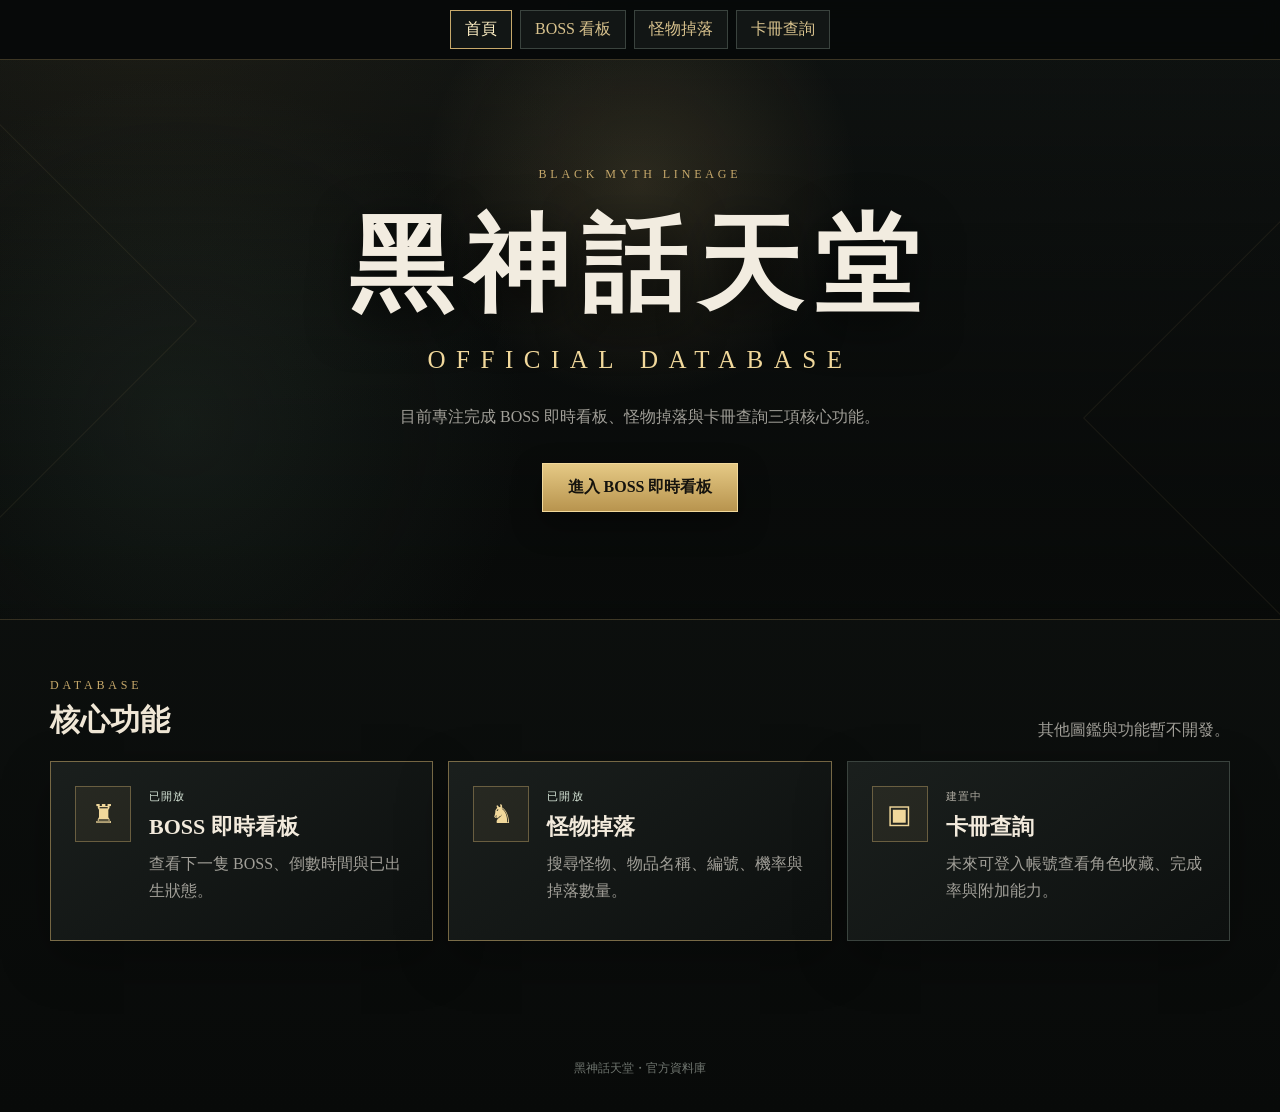
<file: index.html>
<!doctype html>
<html lang="zh-Hant">
<head>
  <meta charset="utf-8">
  <meta name="viewport" content="width=device-width,initial-scale=1">
  <title>黑神話天堂｜官方資料庫</title>
  <meta name="description" content="黑神話天堂官方資料庫：BOSS 即時看板、怪物掉落與卡冊查詢。">
  <link rel="stylesheet" href="./css/style.css?v=4">
</head>
<body>
  <nav class="nav">
    <a class="active" href="./">首頁</a>
    <a href="./boss/">BOSS 看板</a>
    <a href="./monster/">怪物掉落</a>
    <a href="./cardbook/">卡冊查詢</a>
  </nav>

  <header class="home-hero">
    <div class="wrap home-hero-inner">
      <div class="eyebrow">BLACK MYTH LINEAGE</div>
      <h1>黑神話天堂</h1>
      <div class="home-subtitle">OFFICIAL DATABASE</div>
      <p>目前專注完成 BOSS 即時看板、怪物掉落與卡冊查詢三項核心功能。</p>
      <a class="primary-button" href="./boss/">進入 BOSS 即時看板</a>
    </div>
  </header>

  <main class="wrap home-main">
    <section class="home-section">
      <div class="section-heading">
        <div><div class="eyebrow">DATABASE</div><h2>核心功能</h2></div>
        <p>其他圖鑑與功能暫不開發。</p>
      </div>

      <div class="feature-grid feature-grid-three">
        <a class="feature-card available" href="./boss/">
          <div class="feature-icon">♜</div>
          <div class="feature-content"><span class="feature-status">已開放</span><h3>BOSS 即時看板</h3><p>查看下一隻 BOSS、倒數時間與已出生狀態。</p></div>
        </a>
        <a class="feature-card available" href="./monster/">
          <div class="feature-icon">♞</div>
          <div class="feature-content"><span class="feature-status">已開放</span><h3>怪物掉落</h3><p>搜尋怪物、物品名稱、編號、機率與掉落數量。</p></div>
        </a>
        <a class="feature-card preparing" href="./cardbook/">
          <div class="feature-icon">▣</div>
          <div class="feature-content"><span class="feature-status">建置中</span><h3>卡冊查詢</h3><p>未來可登入帳號查看角色收藏、完成率與附加能力。</p></div>
        </a>
      </div>
    </section>
  </main>
  <footer class="footer">黑神話天堂・官方資料庫</footer>
</body>
</html>
</file>
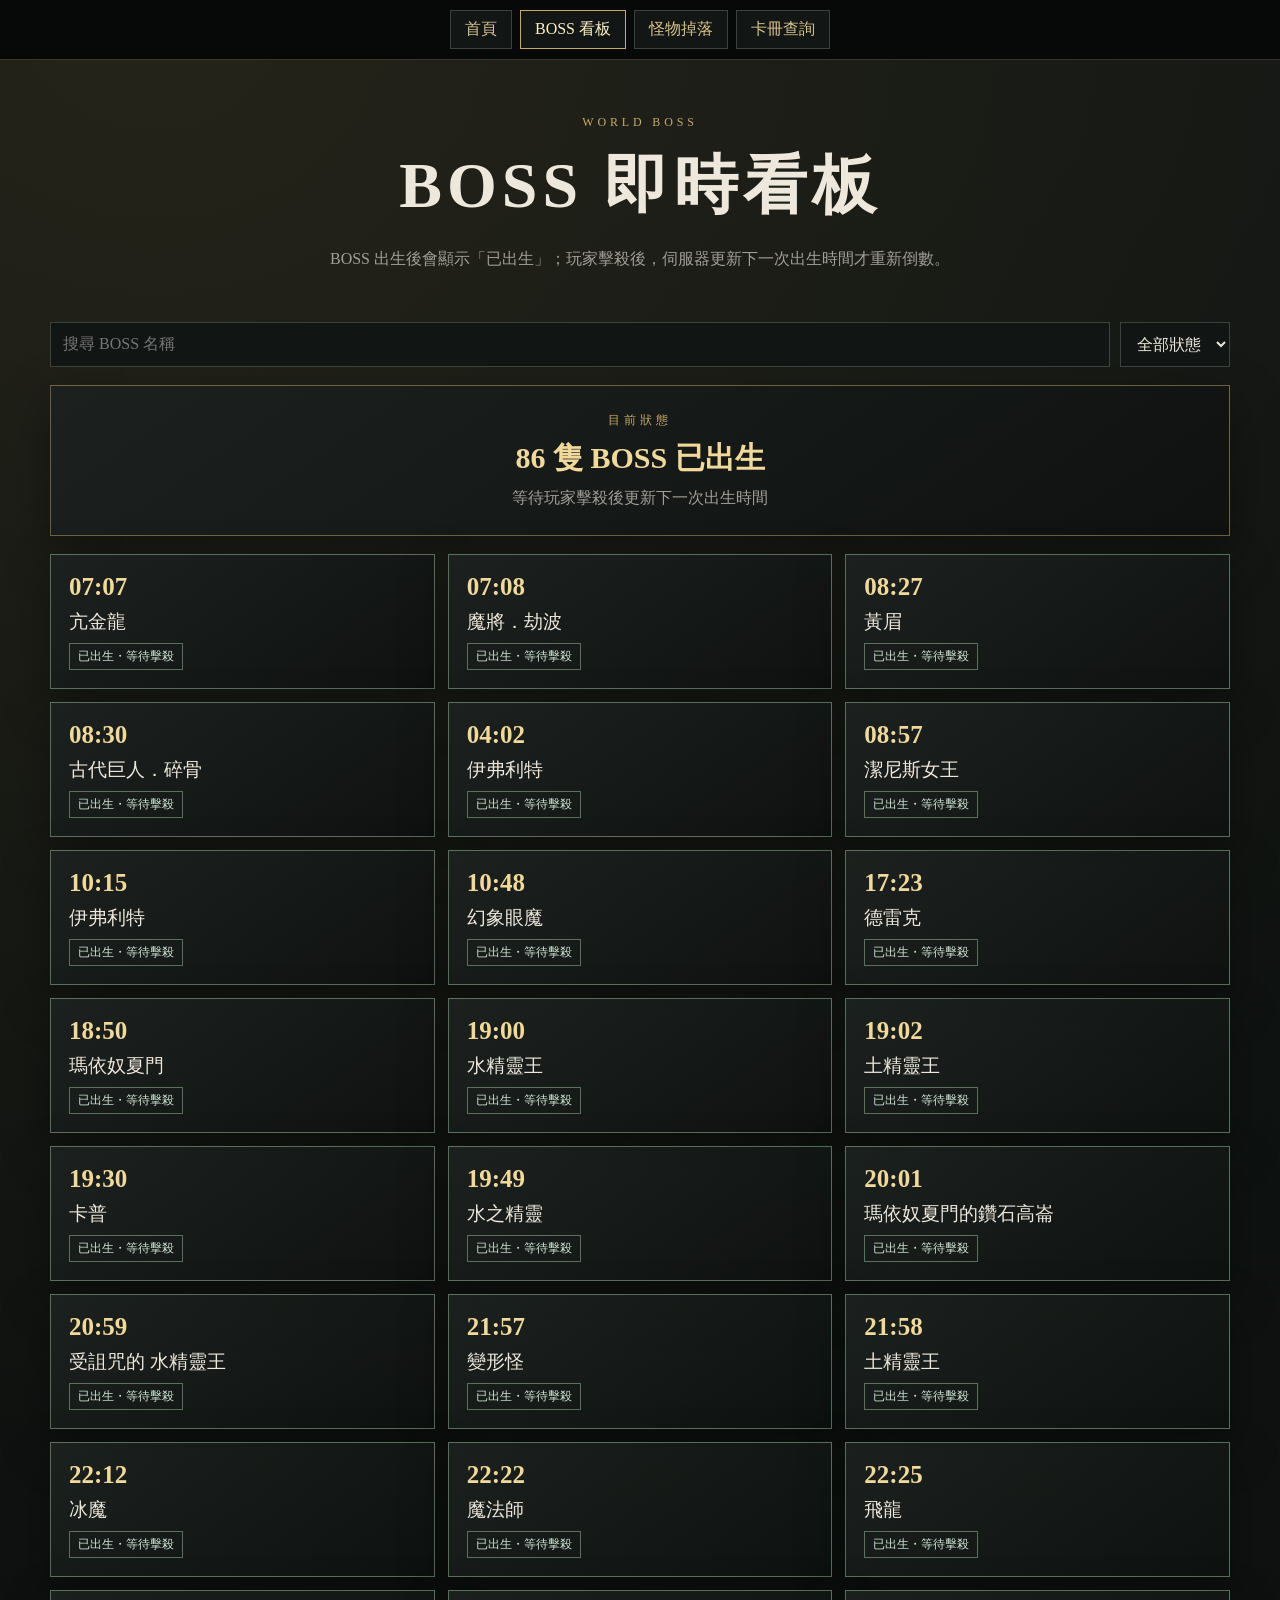
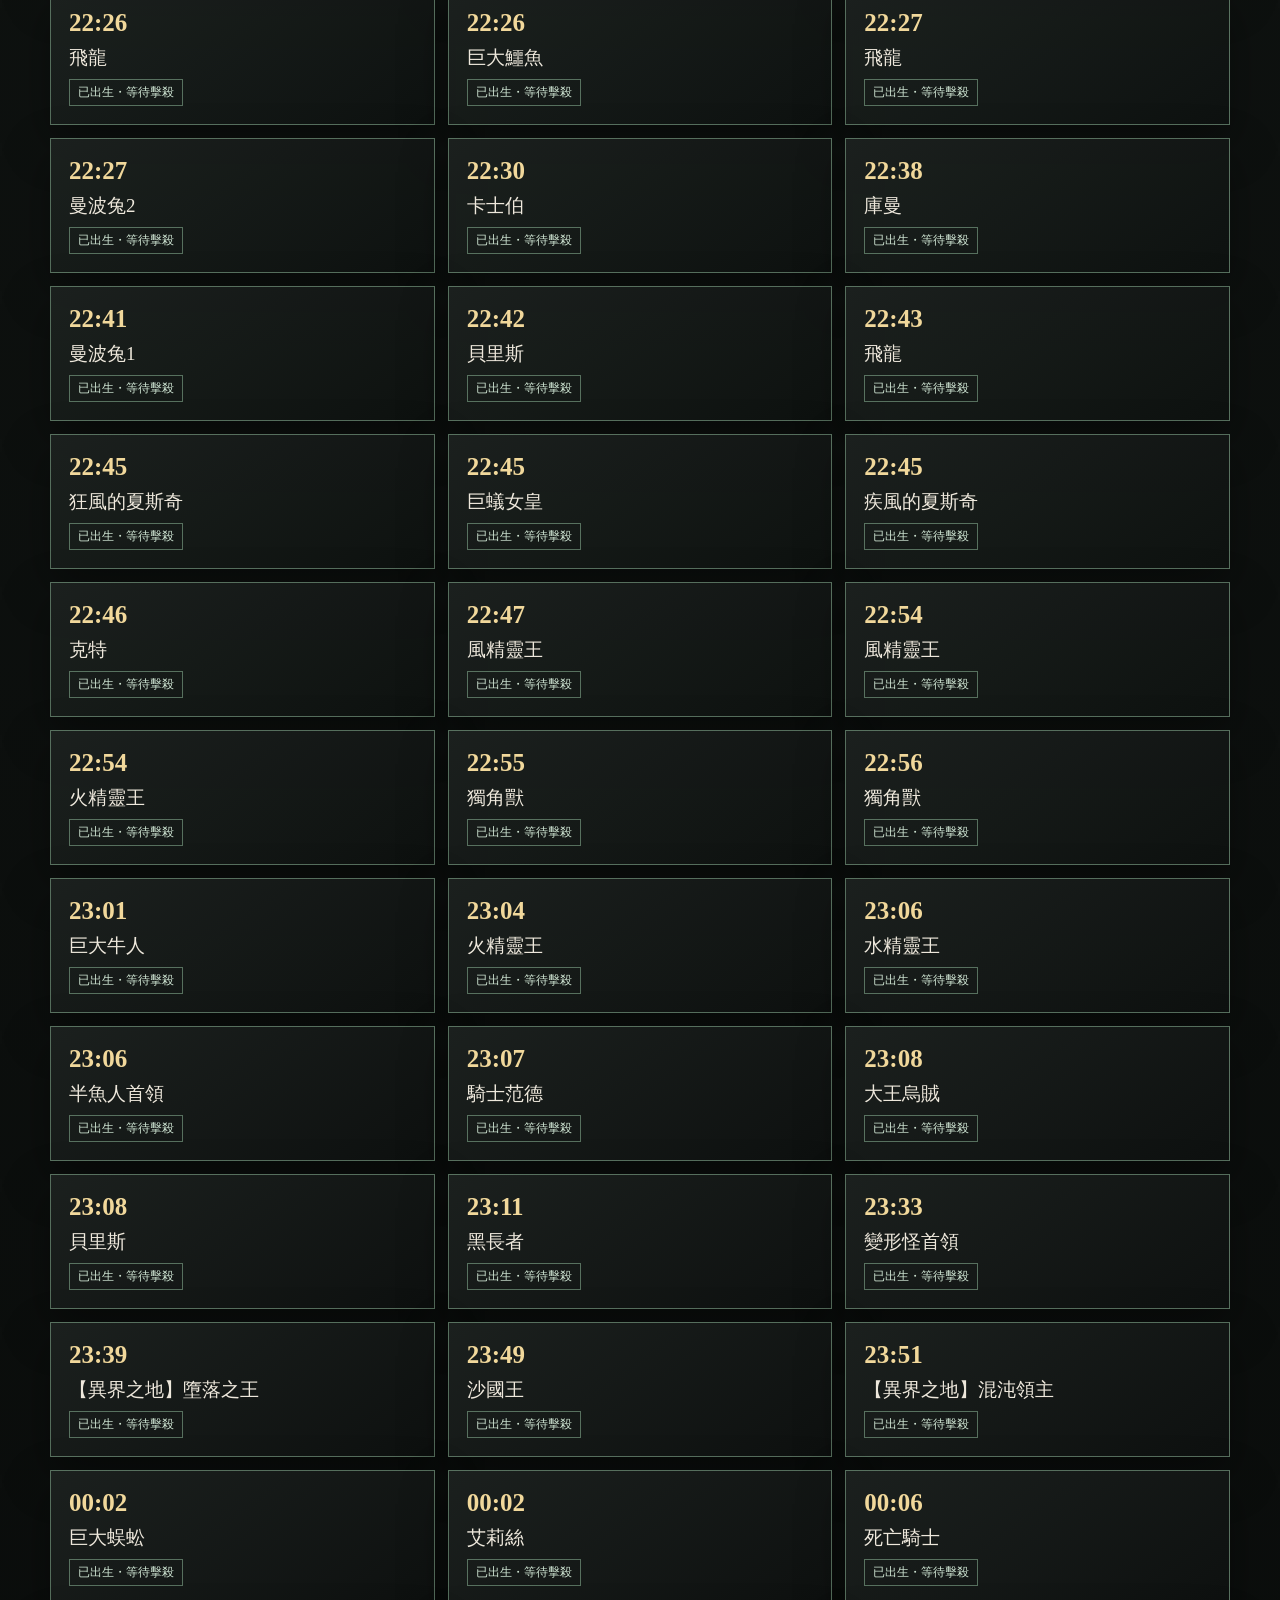
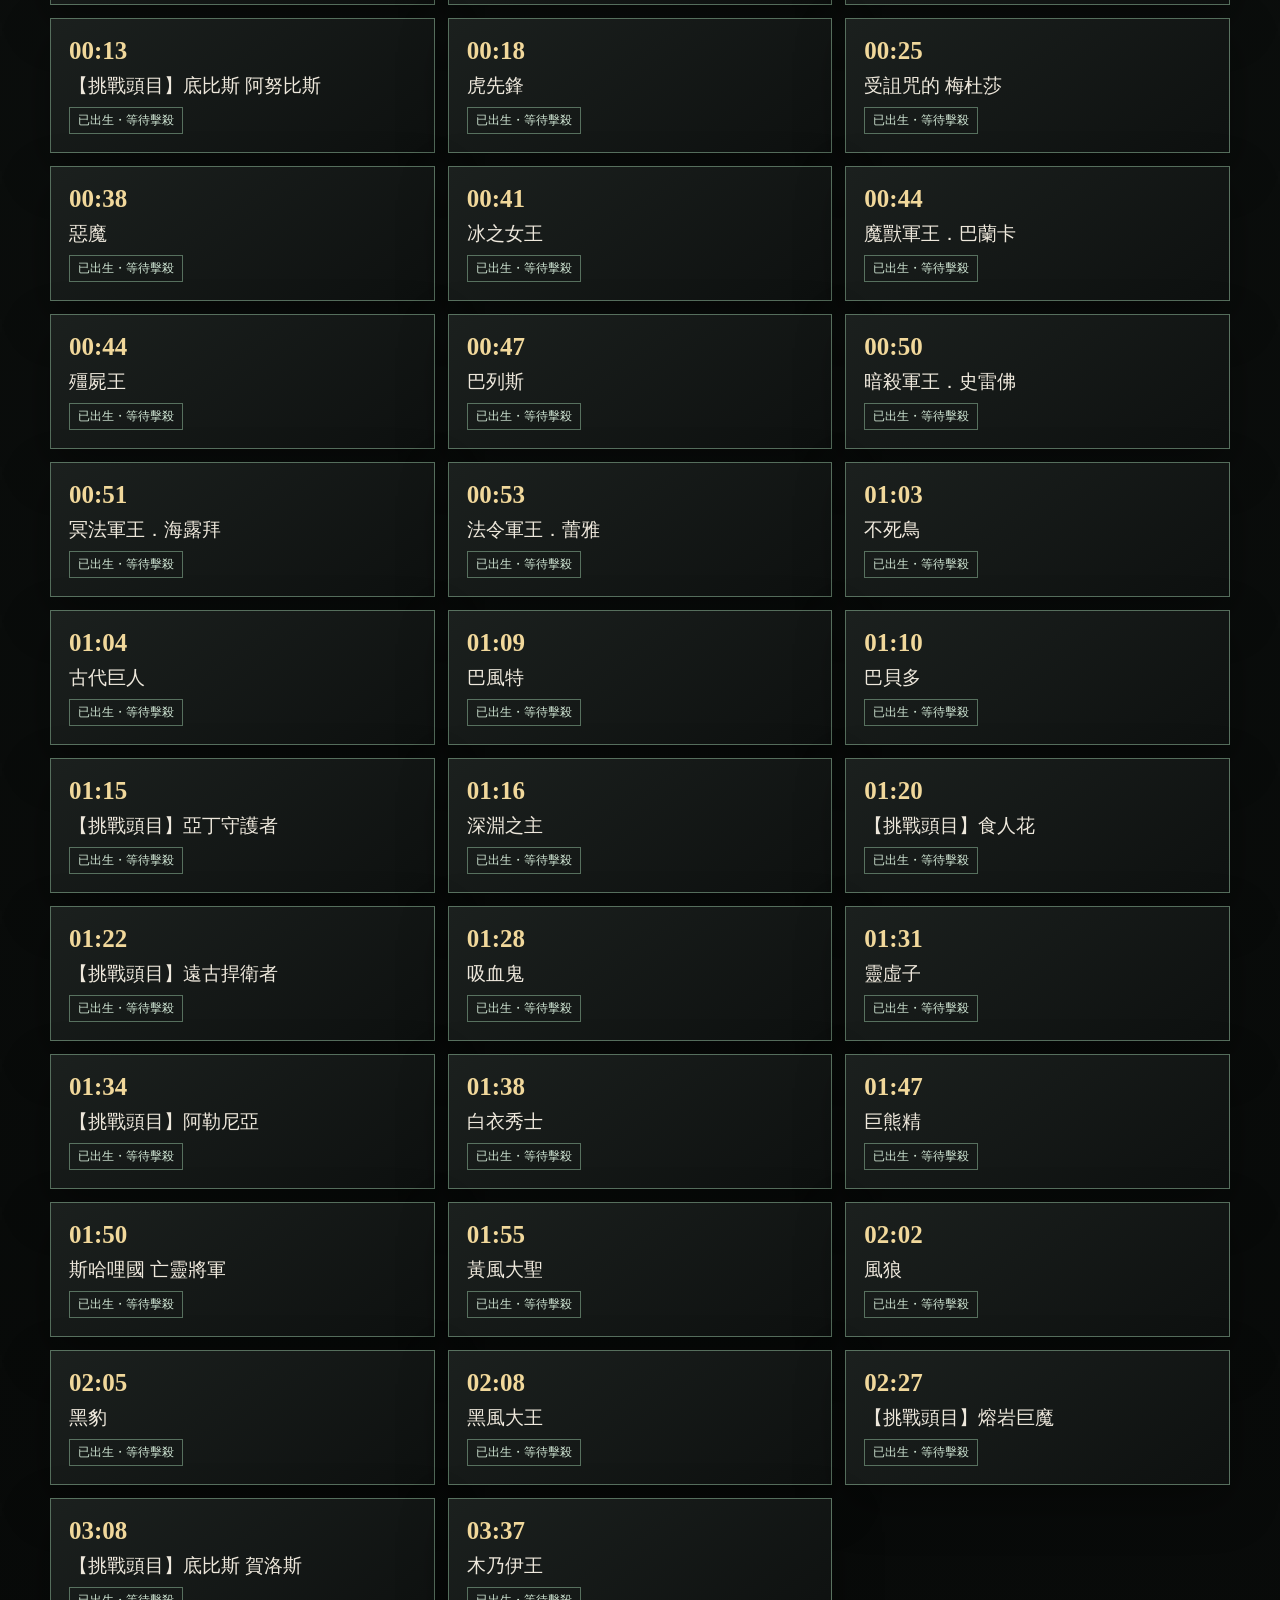
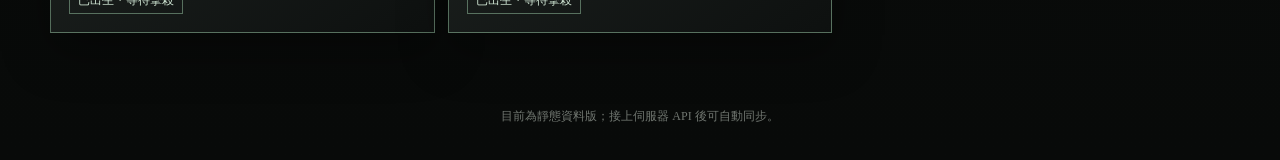
<file: boss/index.html>
<!doctype html>
<html lang="zh-Hant">
<head>
  <meta charset="utf-8">
  <meta name="viewport" content="width=device-width,initial-scale=1">
  <title>黑神話天堂｜BOSS 即時看板</title>
  <link rel="stylesheet" href="../css/style.css">
</head>
<body>
  <nav class="nav">
    <a href="../">首頁</a>
    <a class="active" href="./">BOSS 看板</a>
    <a href="../monster/">怪物掉落</a>
    <a href="../cardbook/">卡冊查詢</a>
  </nav>

  <header class="hero wrap">
    <div class="eyebrow">WORLD BOSS</div>
    <h1>BOSS 即時看板</h1>
    <p>BOSS 出生後會顯示「已出生」；玩家擊殺後，伺服器更新下一次出生時間才重新倒數。</p>
  </header>

  <main class="wrap">
    <div class="tools">
      <input id="bossSearch" type="search" placeholder="搜尋 BOSS 名稱">
      <select id="bossFilter">
        <option value="all">全部狀態</option>
        <option value="born">已出生</option>
        <option value="future">倒數中</option>
      </select>
    </div>

    <section id="nextBoss" class="panel lead"></section>
    <section id="bossGrid" class="grid"></section>
  </main>

  <footer class="footer">目前為靜態資料版；接上伺服器 API 後可自動同步。</footer>

  <script src="../js/boss.js"></script>
</body>
</html>
</file>
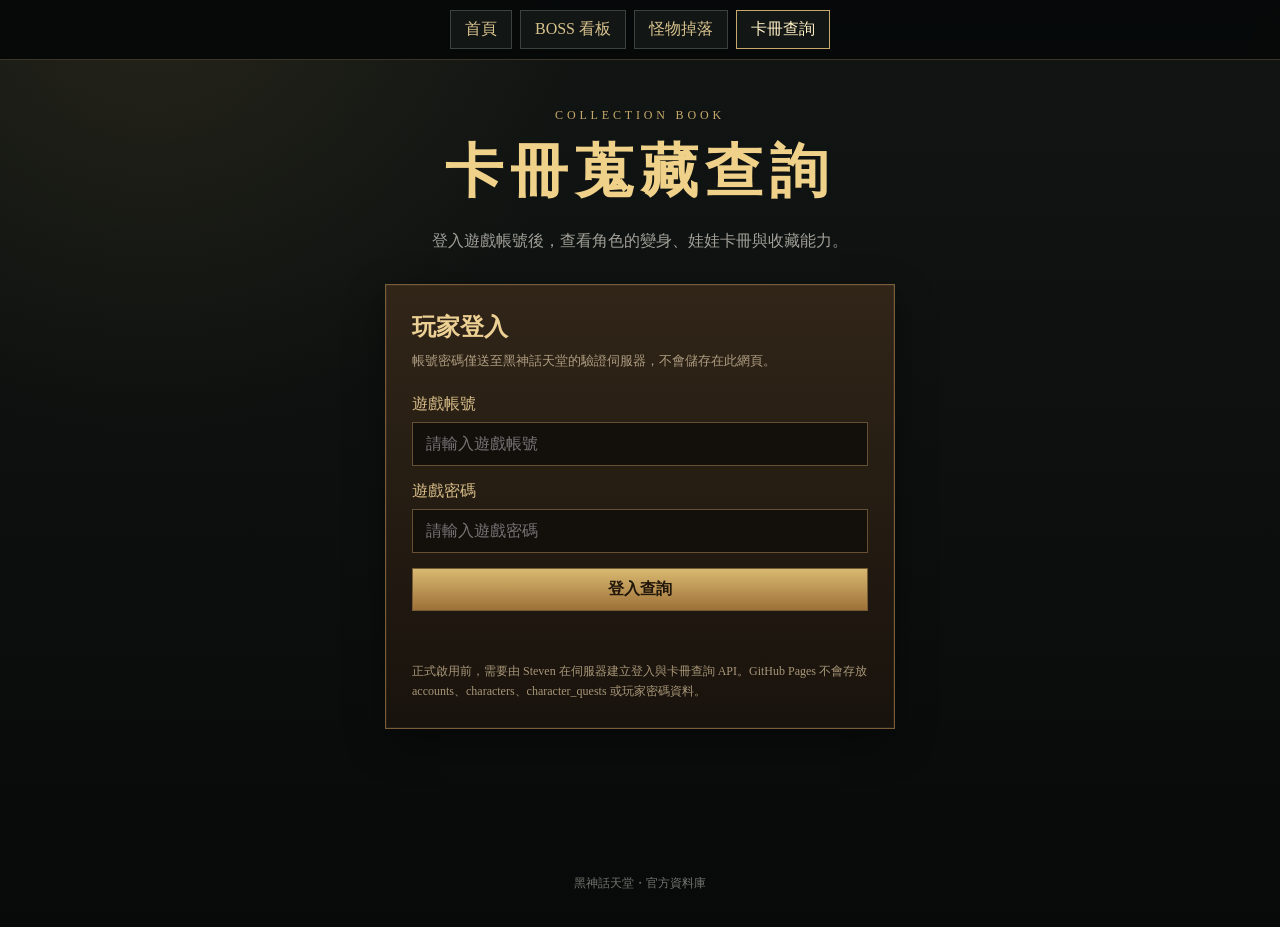
<file: cardbook/index.html>
<!doctype html>
<html lang="zh-Hant">
<head>
  <meta charset="utf-8">
  <meta name="viewport" content="width=device-width,initial-scale=1">
  <title>黑神話天堂｜卡冊蒐藏查詢</title>
  <meta name="description" content="登入後查詢角色的變身卡、娃娃卡收藏與附加能力統計。">
  <link rel="stylesheet" href="../css/style.css?v=5">
</head>
<body>
  <nav class="nav">
    <a href="../">首頁</a>
    <a href="../boss/">BOSS 看板</a>
    <a href="../monster/">怪物掉落</a>
    <a class="active" href="./">卡冊查詢</a>
  </nav>

  <main class="cardbook-wrap">
    <header class="cardbook-hero">
      <div class="eyebrow">COLLECTION BOOK</div>
      <h1>卡冊蒐藏查詢</h1>
      <p>登入遊戲帳號後，查看角色的變身、娃娃卡冊與收藏能力。</p>
    </header>

    <section id="loginPanel" class="cardbook-panel login-panel">
      <div class="login-heading">
        <h2>玩家登入</h2>
        <p>帳號密碼僅送至黑神話天堂的驗證伺服器，不會儲存在此網頁。</p>
      </div>

      <form id="loginForm">
        <label class="cardbook-field">
          <span>遊戲帳號</span>
          <input id="accountInput" name="account" autocomplete="username" required placeholder="請輸入遊戲帳號">
        </label>

        <label class="cardbook-field">
          <span>遊戲密碼</span>
          <input id="passwordInput" name="password" type="password" autocomplete="current-password" required placeholder="請輸入遊戲密碼">
        </label>

        <button id="loginButton" class="cardbook-primary" type="submit">登入查詢</button>
      </form>

      <div id="loginMessage" class="cardbook-message" role="status"></div>

      <div class="security-note">
        正式啟用前，需要由 Steven 在伺服器建立登入與卡冊查詢 API。GitHub Pages 不會存放
        accounts、characters、character_quests 或玩家密碼資料。
      </div>
    </section>

    <section id="dashboard" class="cardbook-dashboard" hidden>
      <div class="cardbook-panel account-row">
        <div>目前帳號：<strong id="accountName"></strong></div>
        <button id="logoutButton" class="cardbook-secondary" type="button">登出</button>
      </div>

      <div id="characterTabs" class="character-tabs"></div>

      <section class="cardbook-panel character-summary">
        <div>
          <div class="eyebrow">CHARACTER</div>
          <h2 id="characterName">—</h2>
        </div>

        <div class="collection-summary">
          <article>
            <strong id="transformProgress">0 / 0</strong>
            <span>變身卡蒐藏</span>
          </article>
          <article>
            <strong id="dollProgress">0 / 0</strong>
            <span>娃娃卡蒐藏</span>
          </article>
          <article>
            <strong id="totalProgress">0%</strong>
            <span>總完成率</span>
          </article>
        </div>
      </section>

      <section class="cardbook-toolbar cardbook-panel">
        <div class="toolbar-group">
          <button class="view-button active" data-view="cards" type="button">卡片蒐藏</button>
          <button class="view-button" data-view="stats" type="button">能力統計</button>
        </div>

        <div id="cardControls" class="toolbar-group">
          <button class="type-button active" data-type="全部" type="button">全部</button>
          <button class="type-button" data-type="變身" type="button">變身卡</button>
          <button class="type-button" data-type="娃娃" type="button">娃娃卡</button>

          <select id="statusFilter" aria-label="收藏狀態">
            <option value="all">全部狀態</option>
            <option value="owned">已蒐藏</option>
            <option value="missing">未蒐藏</option>
          </select>

          <input id="cardSearch" type="search" placeholder="搜尋卡片名稱或能力">
        </div>
      </section>

      <section id="cardsView">
        <div class="cardbook-section-heading">
          <h2 id="cardListTitle">全部卡片</h2>
          <span id="cardResultCount"></span>
        </div>
        <div id="cardGrid" class="collection-grid"></div>
      </section>

      <section id="statsView" hidden>
        <div class="stats-scope-row">
          <button class="scope-button active" data-scope="全部" type="button">全部卡片合計</button>
          <button class="scope-button" data-scope="變身" type="button">只計算變身卡</button>
          <button class="scope-button" data-scope="娃娃" type="button">只計算娃娃卡</button>
        </div>

        <div class="cardbook-section-heading">
          <h2 id="statsTitle">已蒐藏卡片附加能力總計</h2>
          <span id="statsCount"></span>
        </div>
        <div id="statsGrid" class="ability-grid"></div>
      </section>
    </section>
  </main>

  <footer class="footer">黑神話天堂・官方資料庫</footer>
  <script src="../js/cardbook.js?v=1"></script>
</body>
</html>
</file>
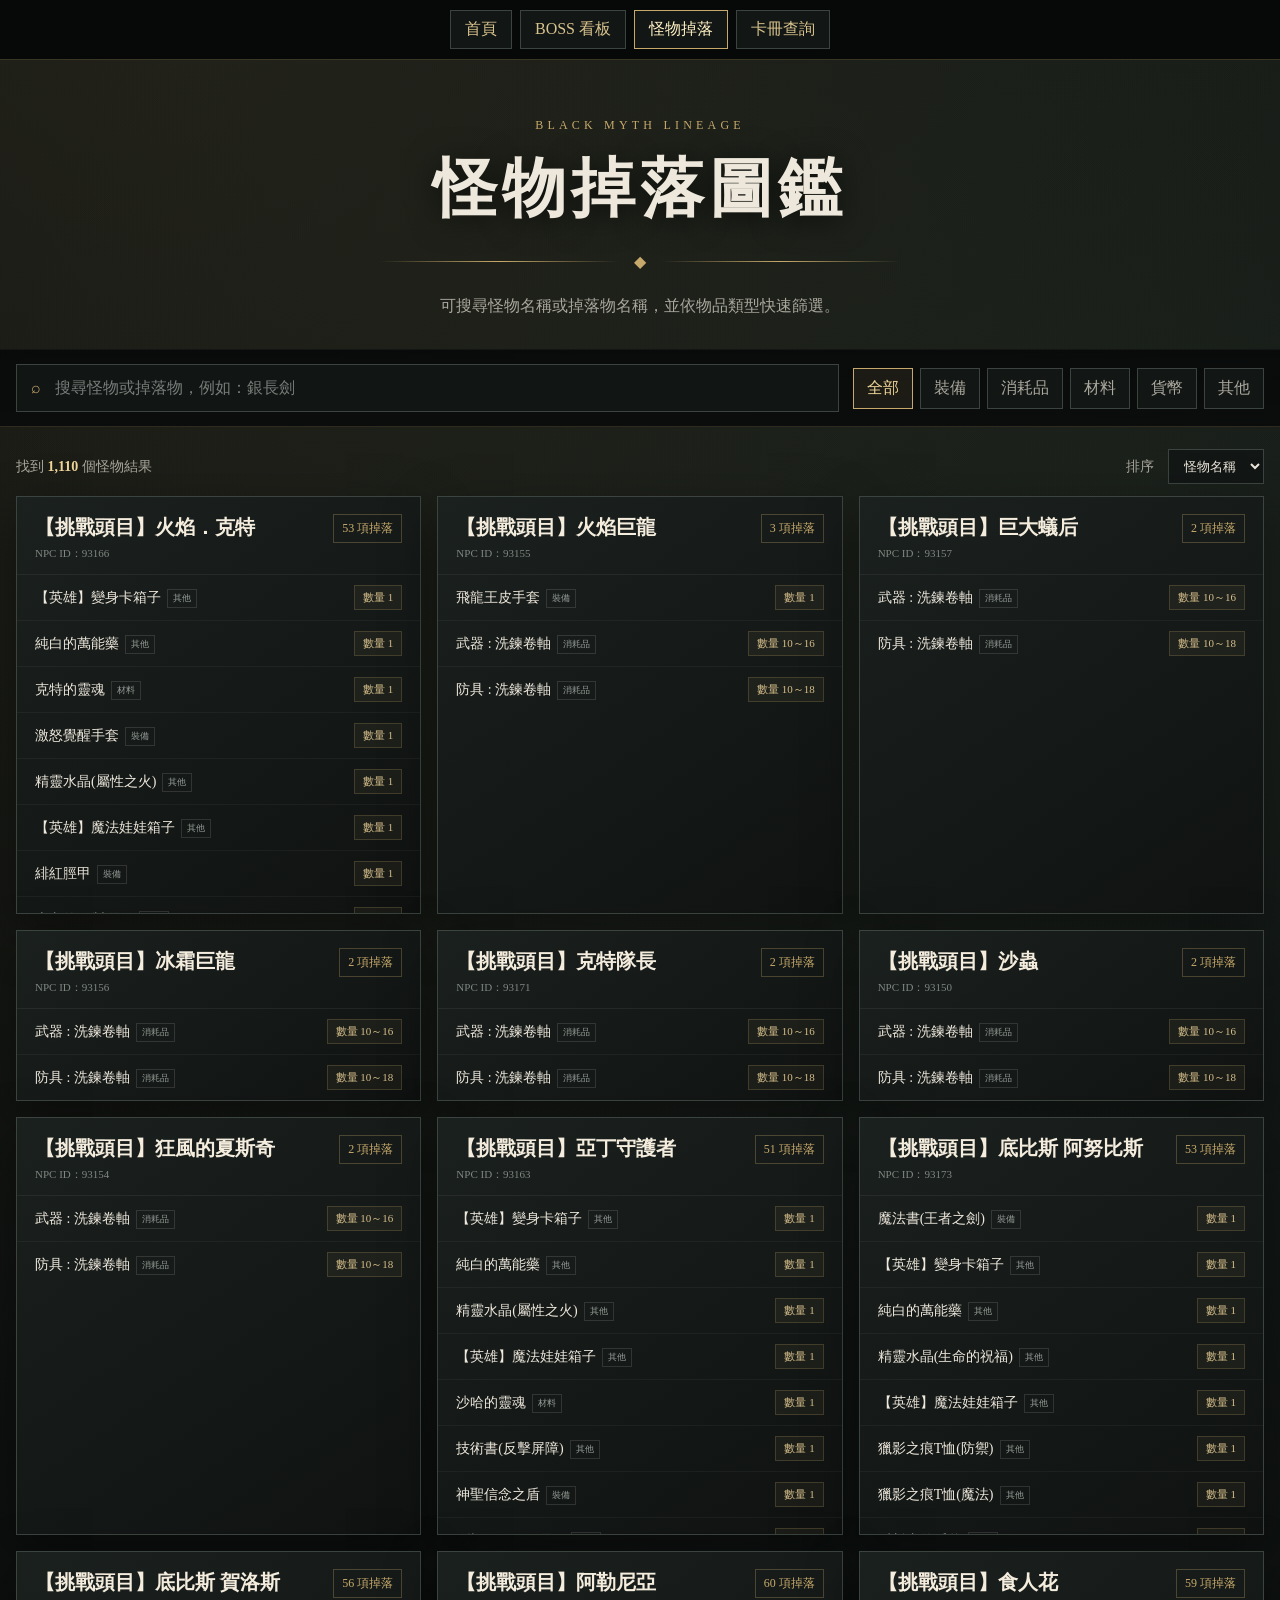
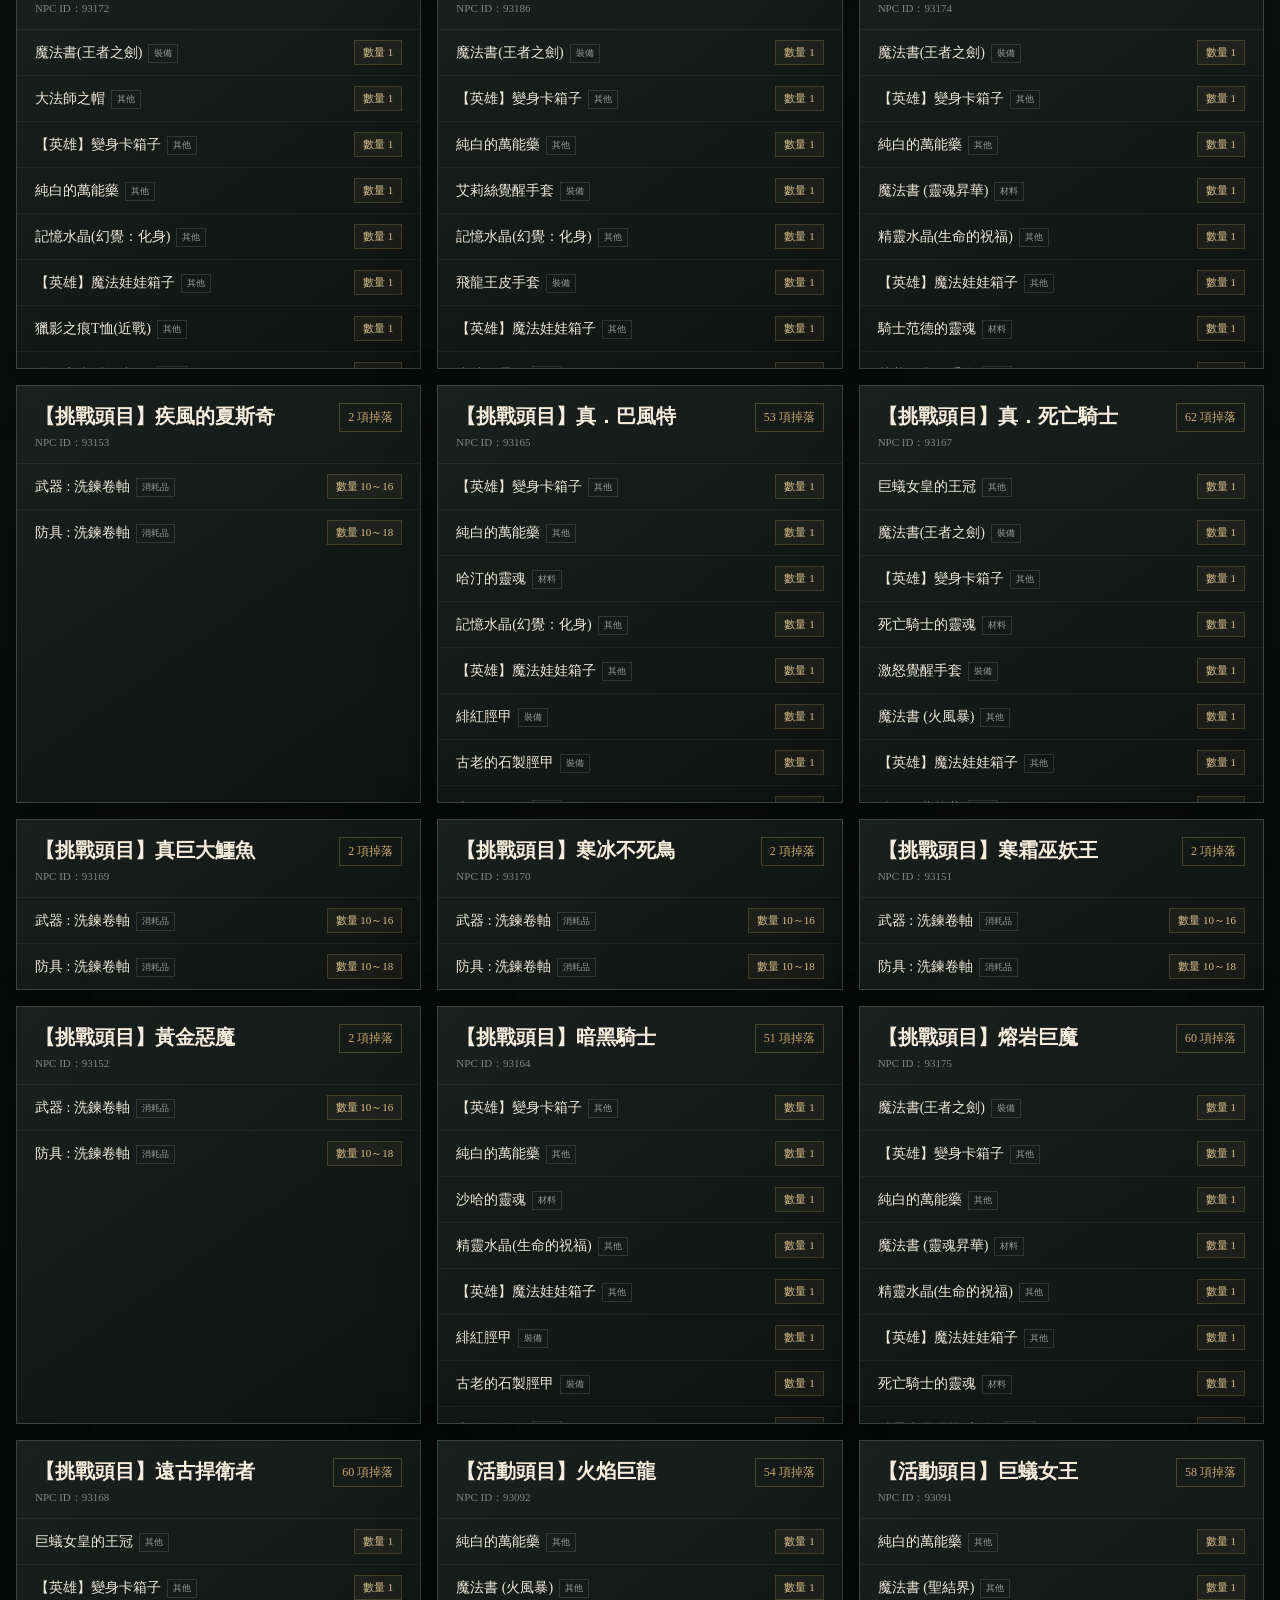
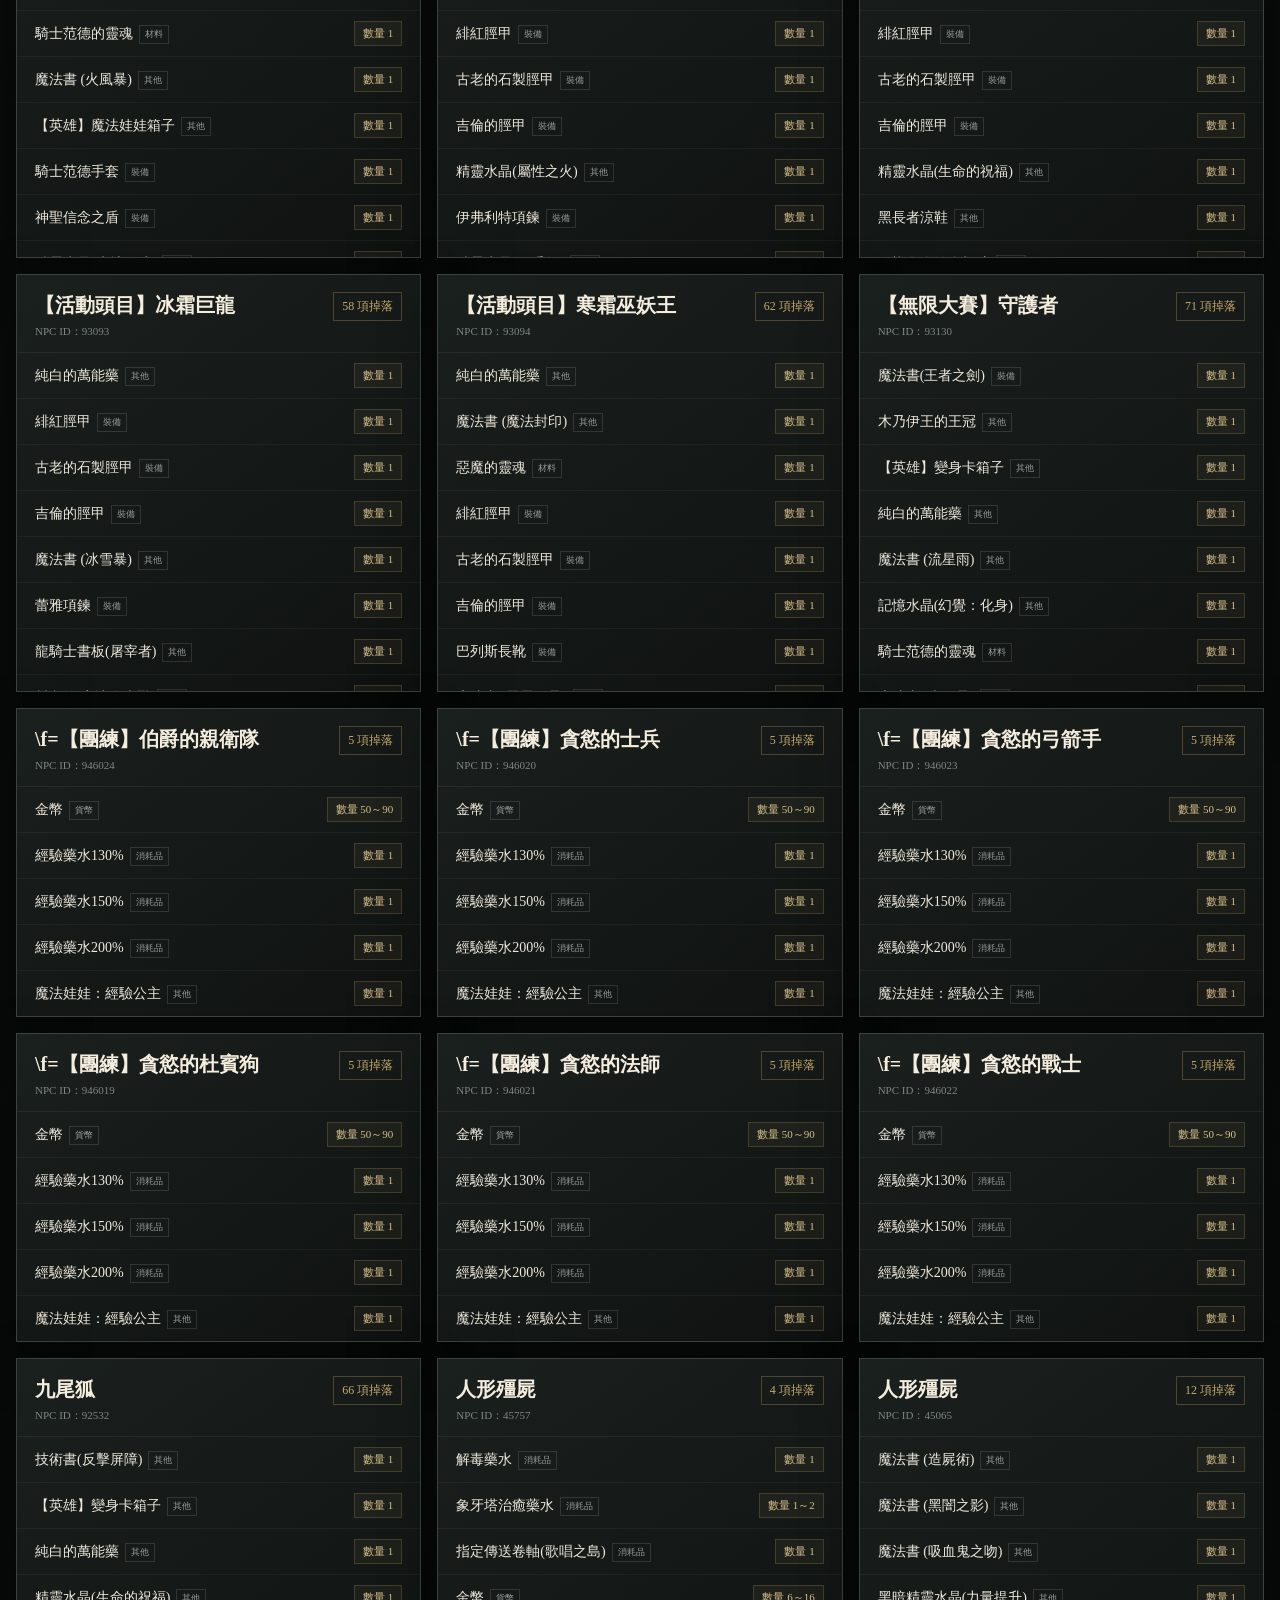
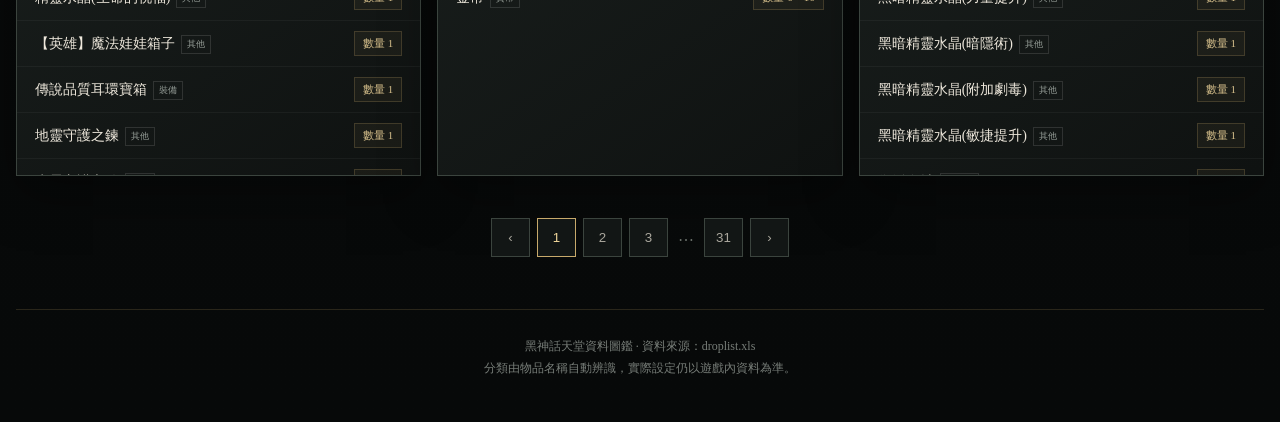
<file: monster/index.html>
<!doctype html>
<html lang="zh-Hant">
<head>
<meta charset="utf-8">
<meta name="viewport" content="width=device-width,initial-scale=1">
<title>黑神話天堂｜怪物掉落圖鑑</title>
<meta name="description" content="黑神話天堂怪物掉落資料庫，可依怪物、物品名稱與編號搜尋。">
<style>

:root{--bg:#0b0d0d;--panel:#141817;--panel2:#1b211f;--line:#3b443e;--gold:#c7a96b;--gold2:#f0d69a;--text:#eee8dc;--muted:#aaa79d;--danger:#d88b79;--green:#80aa8b;--shadow:0 18px 50px rgba(0,0,0,.35)}
*{box-sizing:border-box}html{scroll-behavior:smooth}body{margin:0;color:var(--text);font-family:"Noto Serif TC","Microsoft JhengHei",serif;background:radial-gradient(circle at 15% 0%,rgba(126,104,59,.15),transparent 28%),radial-gradient(circle at 90% 12%,rgba(70,103,84,.13),transparent 25%),linear-gradient(180deg,#111513 0,#090b0b 55%,#070909 100%);min-height:100vh}
body:before{content:"";position:fixed;inset:0;pointer-events:none;opacity:.18;background-image:repeating-linear-gradient(0deg,transparent 0 3px,rgba(255,255,255,.018) 4px)}
a{color:inherit}.wrap{width:min(1480px,calc(100% - 32px));margin:auto}.hero{padding:58px 0 28px;text-align:center}.eyebrow{letter-spacing:.35em;color:var(--gold);font-size:12px}.hero h1{margin:12px 0 8px;font-size:clamp(34px,5vw,68px);font-weight:800;letter-spacing:.08em;text-shadow:0 4px 30px rgba(0,0,0,.6)}.hero p{max-width:760px;margin:0 auto;color:var(--muted);line-height:1.9}.ornament{display:flex;align-items:center;gap:16px;justify-content:center;margin:20px auto;width:min(520px,80%);color:var(--gold)}.ornament:before,.ornament:after{content:"";height:1px;flex:1;background:linear-gradient(90deg,transparent,var(--gold),transparent)}
.stats{display:grid;grid-template-columns:repeat(4,1fr);gap:12px;margin:10px auto 26px;max-width:920px}.stat{border:1px solid rgba(199,169,107,.26);background:linear-gradient(180deg,rgba(32,38,35,.88),rgba(18,22,21,.88));padding:15px 10px;box-shadow:var(--shadow)}.stat b{display:block;color:var(--gold2);font-size:25px}.stat span{font-size:12px;color:var(--muted);letter-spacing:.12em}
.toolbar{position:sticky;top:0;z-index:10;padding:14px 0;background:linear-gradient(180deg,rgba(9,11,11,.98),rgba(9,11,11,.88));backdrop-filter:blur(12px);border-top:1px solid rgba(255,255,255,.04);border-bottom:1px solid rgba(199,169,107,.2)}.toolbar-inner{display:grid;grid-template-columns:minmax(260px,1fr) auto;gap:14px;align-items:center}.search{display:flex;align-items:center;background:#111514;border:1px solid var(--line);min-height:48px}.search span{padding:0 14px;color:var(--gold)}.search input{width:100%;border:0;outline:0;background:transparent;color:var(--text);padding:13px 14px 13px 0;font-size:16px}.search input::placeholder{color:#777d78}.filters{display:flex;flex-wrap:wrap;gap:7px;justify-content:flex-end}.filter{border:1px solid var(--line);background:#121615;color:var(--muted);padding:9px 13px;cursor:pointer;font:inherit;transition:.18s}.filter:hover,.filter.active{border-color:var(--gold);color:var(--gold2);background:rgba(199,169,107,.1)}
.resultbar{display:flex;justify-content:space-between;align-items:center;padding:22px 0 12px;color:var(--muted);font-size:14px}.resultbar strong{color:var(--gold2)}.sort select{background:#121615;border:1px solid var(--line);color:var(--text);padding:8px 11px}
.grid{display:grid;grid-template-columns:repeat(3,minmax(0,1fr));gap:16px;padding-bottom:30px}.card{border:1px solid var(--line);background:linear-gradient(145deg,rgba(27,33,31,.97),rgba(15,18,17,.98));box-shadow:var(--shadow);overflow:hidden;transition:.2s}.card:hover{transform:translateY(-2px);border-color:rgba(199,169,107,.55)}.card-head{padding:17px 18px 13px;border-bottom:1px solid rgba(255,255,255,.06);display:flex;justify-content:space-between;gap:12px;align-items:flex-start}.mob-name{font-size:20px;font-weight:800;color:#f4ecdd}.mob-id{font-size:11px;color:#7f8781;margin-top:5px}.drop-count{white-space:nowrap;color:var(--gold);font-size:12px;border:1px solid rgba(199,169,107,.3);padding:5px 8px}.drops{max-height:338px;overflow:auto}.drop{display:grid;grid-template-columns:minmax(0,1fr) auto;gap:10px;padding:10px 18px;border-bottom:1px solid rgba(255,255,255,.045)}.drop:last-child{border-bottom:0}.item{font-size:14px;line-height:1.45}.item-id{font-size:10px;color:#707771}.meta{text-align:right;font-size:12px;color:var(--muted)}.chance{display:block;color:var(--green);font-weight:700}.chance.rare{color:var(--danger)}.qty{font-size:10px}.badge{display:inline-block;margin-left:6px;padding:2px 5px;border:1px solid rgba(255,255,255,.12);color:#969e98;font-size:9px;vertical-align:1px}.empty{grid-column:1/-1;text-align:center;padding:70px 20px;border:1px dashed var(--line);color:var(--muted)}
.pagination{display:flex;justify-content:center;gap:7px;flex-wrap:wrap;padding:12px 0 52px}.page-btn{min-width:39px;height:39px;padding:0 10px;border:1px solid var(--line);background:#121615;color:var(--muted);cursor:pointer}.page-btn:hover,.page-btn.active{border-color:var(--gold);color:var(--gold2)}.page-btn:disabled{opacity:.35;cursor:not-allowed}.foot{border-top:1px solid rgba(199,169,107,.18);color:#777d78;padding:26px 0 42px;text-align:center;font-size:12px;line-height:1.8}.top{position:fixed;right:18px;bottom:18px;width:44px;height:44px;border:1px solid var(--gold);background:rgba(18,22,21,.92);color:var(--gold2);cursor:pointer;display:none}
mark{background:rgba(199,169,107,.28);color:#fff0c9;padding:0 1px}
@media(max-width:1050px){.grid{grid-template-columns:repeat(2,minmax(0,1fr))}.toolbar-inner{grid-template-columns:1fr}.filters{justify-content:flex-start}}
@media(max-width:680px){.wrap{width:min(100% - 20px,1480px)}.hero{padding-top:35px}.stats{grid-template-columns:repeat(2,1fr)}.grid{grid-template-columns:1fr}.resultbar{align-items:flex-start;gap:12px;flex-direction:column}.card{box-shadow:none}.drops{max-height:420px}.filter{padding:8px 10px;font-size:13px}}
@media print{.toolbar,.pagination,.top{display:none!important}.grid{grid-template-columns:1fr}.drops{max-height:none}.card{break-inside:avoid}}

.site-nav{position:sticky;top:0;z-index:30;display:flex;justify-content:center;gap:8px;flex-wrap:wrap;padding:10px;background:rgba(7,9,9,.96);border-bottom:1px solid rgba(199,169,107,.28);backdrop-filter:blur(10px)}.site-nav a{color:#d8c28d;text-decoration:none;border:1px solid var(--line);padding:8px 14px;background:#121615}.site-nav a:hover,.site-nav a.active{border-color:var(--gold);color:#fff0c5}


/* 精簡顯示：不顯示統計、掉落機率與 ITEM ID */
.stats,
.item-id,
.chance {
  display: none !important;
}
.drop {
  align-items: center;
}
.meta {
  min-width: 66px;
}
.qty {
  display: inline-block;
  padding: 4px 8px;
  border: 1px solid rgba(199,169,107,.22);
  color: #d7c08c;
  background: rgba(199,169,107,.06);
  font-size: 11px;
}

</style>
</head>
<body>
<nav class="site-nav">
  <a href="../">首頁</a>
  <a href="../boss/">BOSS 看板</a>
  <a class="active" href="./">怪物掉落</a>
  <a href="../cardbook/">卡冊查詢</a>
</nav>
<header class="hero wrap">
  <div class="eyebrow">BLACK MYTH LINEAGE</div>
  <h1>怪物掉落圖鑑</h1>
  <div class="ornament">◆</div>
  <p>可搜尋怪物名稱或掉落物名稱，並依物品類型快速篩選。</p>
</header>
<nav class="toolbar">
 <div class="wrap toolbar-inner">
  <label class="search"><span>⌕</span><input id="q" autocomplete="off" placeholder="搜尋怪物或掉落物，例如：銀長劍"></label>
  <div class="filters" id="filters">
   <button class="filter active" data-filter="全部">全部</button>
   <button class="filter" data-filter="裝備">裝備</button>
   <button class="filter" data-filter="消耗品">消耗品</button>
   <button class="filter" data-filter="材料">材料</button>
   <button class="filter" data-filter="貨幣">貨幣</button>
   <button class="filter" data-filter="其他">其他</button>
  </div>
 </div>
</nav>
<main class="wrap">
 <div class="resultbar"><div id="summary"></div><label class="sort">排序　<select id="sort"><option value="name">怪物名稱</option><option value="drops">掉落數量</option><option value="id">怪物 ID</option></select></label></div>
 <section class="grid" id="grid"></section>
 <div class="pagination" id="pagination"></div>
</main>
<footer class="foot wrap">黑神話天堂資料圖鑑 · 資料來源：droplist.xls<br>分類由物品名稱自動辨識，實際設定仍以遊戲內資料為準。</footer>
<button class="top" id="top" aria-label="回到頂端">↑</button>
<script src="../js/monster.js?v=2"></script>
</body>
</html>
</file>
<file: css/style.css>
/* 黑神話天堂官方資料庫：共用風格 */
:root{--bg:#090b0b;--panel:#151917;--line:#3a433e;--gold:#c7a96b;--gold2:#f1d89b;--text:#eee8dc;--muted:#a19f98;--green:#8fb89a}
*{box-sizing:border-box}
body{margin:0;min-height:100vh;color:var(--text);font-family:"Noto Serif TC","Microsoft JhengHei",serif;background:radial-gradient(circle at 12% 0%,rgba(126,104,59,.18),transparent 30%),linear-gradient(180deg,#111513,#080a09)}
.wrap{width:min(1180px,calc(100% - 24px));margin:auto}
.nav{position:sticky;top:0;z-index:20;display:flex;justify-content:center;gap:8px;flex-wrap:wrap;padding:10px;background:rgba(7,9,9,.95);border-bottom:1px solid rgba(199,169,107,.28);backdrop-filter:blur(10px)}
.nav a{color:#d8c28d;text-decoration:none;border:1px solid var(--line);padding:8px 14px;background:#121615}
.nav a:hover,.nav a.active{border-color:var(--gold);color:#fff0c5}
.hero{text-align:center;padding:55px 0 32px}
.eyebrow{color:var(--gold);letter-spacing:.32em;font-size:12px}
.hero h1{margin:12px 0 8px;font-size:clamp(34px,6vw,64px);letter-spacing:.08em}
.hero p{color:var(--muted);line-height:1.8}
.panel{border:1px solid var(--line);background:linear-gradient(145deg,rgba(28,33,31,.97),rgba(14,17,16,.97));box-shadow:0 18px 48px rgba(0,0,0,.35)}
.tools{display:grid;grid-template-columns:1fr auto;gap:10px;margin-bottom:18px}
input,select{background:#111514;color:var(--text);border:1px solid var(--line);padding:12px;font:inherit}
.lead{padding:26px;text-align:center;margin-bottom:18px;border-color:rgba(199,169,107,.5)}
.lead-name{font-size:30px;color:var(--gold2);font-weight:800;margin:9px 0}
.lead-time{font-size:48px;font-weight:800}
.status{color:var(--muted);margin-top:8px}
.grid{display:grid;grid-template-columns:repeat(3,1fr);gap:13px;padding-bottom:40px}
.card{padding:18px}
.card.born{border-color:rgba(143,184,154,.55)}
.card.next{border-color:var(--gold);box-shadow:0 0 30px rgba(199,169,107,.14)}
.time{font-size:25px;color:var(--gold2);font-weight:800}
.name{font-size:19px;margin:8px 0}
.badge{display:inline-block;padding:4px 8px;font-size:12px;border:1px solid var(--line);color:var(--muted)}
.born .badge{color:#d1e7d5;border-color:rgba(143,184,154,.55)}
.next .badge{color:#ffe8ab;border-color:var(--gold)}
.empty{grid-column:1/-1;padding:60px;text-align:center;color:var(--muted)}
.footer{text-align:center;color:#707670;padding:35px 0;font-size:12px}
@media(max-width:900px){.grid{grid-template-columns:repeat(2,1fr)}}
@media(max-width:600px){.nav a{padding:7px 9px;font-size:12px}.hero{padding-top:38px}.tools{grid-template-columns:1fr}.grid{grid-template-columns:1fr}.lead-time{font-size:38px}}

/* ===== 官方資料庫首頁 ===== */
.home-hero{
  position:relative;
  overflow:hidden;
  min-height:560px;
  display:grid;
  place-items:center;
  text-align:center;
  border-bottom:1px solid rgba(199,169,107,.22);
  background:
    radial-gradient(circle at 50% 22%,rgba(199,169,107,.17),transparent 28%),
    radial-gradient(circle at 14% 65%,rgba(79,108,89,.16),transparent 30%),
    linear-gradient(180deg,rgba(9,11,11,.3),rgba(8,10,9,.98));
}
.home-hero:before,
.home-hero:after{
  content:"";
  position:absolute;
  width:360px;
  height:360px;
  border:1px solid rgba(199,169,107,.09);
  transform:rotate(45deg);
}
.home-hero:before{left:-240px;top:80px}
.home-hero:after{right:-240px;bottom:20px}
.home-hero-inner{position:relative;z-index:1;padding:80px 0}
.home-hero h1{
  margin:14px 0 0;
  font-size:clamp(50px,9vw,104px);
  letter-spacing:.12em;
  color:#f2ece0;
  text-shadow:0 12px 45px rgba(0,0,0,.7);
}
.home-subtitle{
  margin-top:10px;
  color:var(--gold2);
  font-size:clamp(17px,2.5vw,25px);
  letter-spacing:.42em;
}
.home-hero p{
  margin:28px auto 30px;
  max-width:680px;
  color:var(--muted);
  font-size:16px;
  line-height:1.9;
}
.primary-button{
  display:inline-block;
  padding:13px 25px;
  color:#15130e;
  font-weight:800;
  text-decoration:none;
  border:1px solid var(--gold2);
  background:linear-gradient(180deg,#e5c985,#b8944e);
  box-shadow:0 12px 30px rgba(0,0,0,.35);
}
.primary-button:hover{
  transform:translateY(-1px);
  filter:brightness(1.08);
}
.home-main{padding:58px 0 40px}
.home-section{margin-bottom:44px}
.section-heading{
  display:flex;
  align-items:flex-end;
  justify-content:space-between;
  gap:20px;
  margin-bottom:20px;
}
.section-heading h2,
.home-note h2{
  margin:7px 0 0;
  font-size:30px;
  color:#f0e7d6;
}
.section-heading p{margin:0;color:var(--muted)}
.feature-grid{
  display:grid;
  grid-template-columns:repeat(2,minmax(0,1fr));
  gap:15px;
}
.feature-card{
  position:relative;
  min-height:180px;
  display:flex;
  gap:18px;
  align-items:flex-start;
  padding:24px;
  color:inherit;
  text-decoration:none;
  border:1px solid var(--line);
  background:linear-gradient(145deg,rgba(27,32,30,.97),rgba(13,16,15,.97));
  box-shadow:0 18px 48px rgba(0,0,0,.29);
  transition:.2s ease;
}
.feature-card:hover{
  transform:translateY(-3px);
  border-color:rgba(199,169,107,.7);
}
.feature-card.available{
  border-color:rgba(199,169,107,.56);
}
.feature-icon{
  flex:0 0 56px;
  width:56px;
  height:56px;
  display:grid;
  place-items:center;
  color:var(--gold2);
  border:1px solid rgba(199,169,107,.42);
  background:rgba(199,169,107,.08);
  font-size:26px;
}
.feature-content h3{
  margin:8px 0;
  color:#f2eadc;
  font-size:22px;
}
.feature-content p{
  margin:0;
  color:var(--muted);
  line-height:1.7;
}
.feature-status{
  display:inline-block;
  color:#d8e7d9;
  font-size:11px;
  letter-spacing:.1em;
}
.preparing .feature-status{color:#aca99f}
.home-note{
  display:grid;
  grid-template-columns:220px 1fr;
  gap:25px;
  align-items:center;
  padding:28px;
}
.home-note p{
  margin:0;
  color:var(--muted);
  line-height:1.9;
}
@media(max-width:760px){
  .home-hero{min-height:500px}
  .home-hero h1{letter-spacing:.06em}
  .home-subtitle{letter-spacing:.22em}
  .section-heading{align-items:flex-start;flex-direction:column}
  .feature-grid{grid-template-columns:1fr}
  .home-note{grid-template-columns:1fr}
}

/* 三功能首頁與卡冊建置中頁 */
.feature-grid-three{grid-template-columns:repeat(3,minmax(0,1fr))}
.placeholder-page{min-height:calc(100vh - 70px);display:flex;flex-direction:column;align-items:center;justify-content:center;text-align:center;padding:70px 20px}
.placeholder-page h1{font-size:clamp(38px,7vw,70px);margin:12px 0;color:#f2ece0}
.placeholder-page p{max-width:680px;color:var(--muted);line-height:1.9;margin:0 0 28px}
@media(max-width:900px){.feature-grid-three{grid-template-columns:1fr}}

/* ===== 卡冊蒐藏查詢 ===== */
.cardbook-wrap{
  width:min(1240px,calc(100% - 24px));
  min-height:calc(100vh - 120px);
  margin:auto;
  padding:48px 0 60px;
}
.cardbook-hero{text-align:center;margin-bottom:28px}
.cardbook-hero h1{
  margin:10px 0 8px;
  color:#f0d18a;
  font-size:clamp(34px,6vw,58px);
  letter-spacing:.12em;
}
.cardbook-hero p{color:var(--muted);line-height:1.8}
.cardbook-panel{
  border:1px solid #795d38;
  background:linear-gradient(180deg,rgba(50,38,24,.96),rgba(25,19,13,.98));
  box-shadow:inset 0 0 0 1px rgba(245,210,145,.06),0 14px 36px rgba(0,0,0,.38);
}
.login-panel{max-width:510px;margin:auto;padding:26px}
.login-heading h2{margin:0 0 7px;color:#edd093}
.login-heading p{margin:0 0 22px;color:#ae9d81;font-size:13px;line-height:1.7}
.cardbook-field{display:block;margin-bottom:15px}
.cardbook-field span{display:block;margin-bottom:7px;color:#d7bd88}
.cardbook-field input,
.cardbook-toolbar input,
.cardbook-toolbar select{
  width:100%;
  padding:12px 13px;
  color:#f3ead9;
  border:1px solid #665034;
  background:#130f0b;
  font:inherit;
}
.cardbook-field input:focus,
.cardbook-toolbar input:focus{
  outline:none;
  border-color:#c99e4e;
  box-shadow:0 0 0 2px rgba(201,158,78,.14);
}
.cardbook-primary,
.cardbook-secondary,
.character-button,
.view-button,
.type-button,
.scope-button{
  border:1px solid #775b35;
  padding:10px 14px;
  cursor:pointer;
  color:#d8c5a2;
  background:linear-gradient(180deg,#3a2d1e,#211810);
  font:inherit;
  font-weight:700;
}
.cardbook-primary{
  width:100%;
  color:#21170b;
  background:linear-gradient(180deg,#d8b971,#9e7138);
}
.cardbook-primary:disabled{opacity:.55;cursor:wait}
.cardbook-message{min-height:23px;margin-top:13px;text-align:center;color:#e2bd70}
.security-note{
  margin-top:14px;
  color:#a89677;
  font-size:12px;
  line-height:1.7;
}
.cardbook-dashboard[hidden],
#cardsView[hidden],
#statsView[hidden],
#cardControls[hidden]{display:none!important}
.account-row,
.character-summary{
  display:flex;
  justify-content:space-between;
  align-items:center;
  gap:18px;
  flex-wrap:wrap;
  padding:18px 20px;
}
.account-row{margin-bottom:13px}
.account-row strong{color:#f0cf84}
.character-tabs{display:flex;gap:8px;flex-wrap:wrap;margin:14px 0}
.character-button.active,
.view-button.active,
.type-button.active,
.scope-button.active{
  color:#ffe7ae;
  border-color:#d3aa58;
  background:linear-gradient(180deg,#8b6532,#4a341b);
}
.character-summary h2{margin:6px 0 0;color:#efd293;font-size:28px}
.collection-summary{display:flex;gap:10px;flex-wrap:wrap}
.collection-summary article{
  min-width:155px;
  padding:11px 13px;
  border:1px solid #60492e;
  background:#15100b;
}
.collection-summary strong{display:block;color:#efc873;font-size:21px}
.collection-summary span{color:#aa987b;font-size:12px}
.cardbook-toolbar{
  position:sticky;
  top:0;
  z-index:4;
  display:flex;
  justify-content:space-between;
  gap:12px;
  flex-wrap:wrap;
  margin:18px 0;
  padding:11px;
  backdrop-filter:blur(8px);
}
.toolbar-group{display:flex;gap:7px;flex-wrap:wrap;align-items:center}
.cardbook-toolbar input{min-width:230px;width:auto}
.cardbook-toolbar select{width:auto}
.cardbook-section-heading{
  display:flex;
  justify-content:space-between;
  align-items:end;
  gap:15px;
  margin:24px 2px 12px;
  padding-bottom:8px;
  border-bottom:1px solid #6f5735;
}
.cardbook-section-heading h2{margin:0;color:#efcf88;font-size:21px}
.cardbook-section-heading span{color:#aa987b;font-size:13px}
.collection-grid{
  display:grid;
  grid-template-columns:repeat(auto-fill,minmax(250px,1fr));
  gap:12px;
}
.collection-card{
  min-height:112px;
  padding:15px;
  border:1px solid #745936;
  background:linear-gradient(180deg,rgba(52,40,26,.96),rgba(25,20,14,.98));
  transition:.18s;
}
.collection-card:hover{transform:translateY(-2px);border-color:#b88a45}
.collection-card.missing{opacity:.4;filter:grayscale(1) brightness(.78)}
.collection-card.missing:hover{opacity:.67}
.collection-card-head{display:flex;justify-content:space-between;gap:10px}
.collection-card-name{color:#ead9b8;font-weight:700;line-height:1.5}
.collection-meta{display:flex;gap:7px;flex-wrap:wrap;margin-top:9px;color:#aa987b;font-size:11px}
.rarity{padding:2px 7px;border:1px solid #654f33}
.rarity-綠{color:#8fc579}.rarity-藍{color:#8cb7de}.rarity-紅{color:#e18b7e}
.rarity-紫{color:#c19bd4}.rarity-金{color:#f0cb68}
.collection-status{height:24px;padding:3px 8px;white-space:nowrap;font-size:12px;font-weight:800}
.collection-status.owned{color:#9dd38e;border:1px solid #4c7d4e;background:#28462a}
.collection-status.not-owned{color:#d98f83;border:1px solid #75413a;background:#462723}
.collection-abilities{
  margin-top:9px;
  padding-top:7px;
  color:#cbbd9f;
  border-top:1px dashed #5d472f;
  font-size:12px;
  line-height:1.65;
}
.stats-scope-row{display:flex;gap:8px;flex-wrap:wrap;margin:18px 0 5px}
.ability-grid{
  display:grid;
  grid-template-columns:repeat(auto-fill,minmax(210px,1fr));
  gap:12px;
}
.ability-card{
  padding:17px;
  border:1px solid #745936;
  background:linear-gradient(180deg,rgba(52,40,26,.96),rgba(25,20,14,.98));
}
.ability-card div{color:#d7c49f}
.ability-card strong{display:block;margin:7px 0;color:#f0c873;font-size:27px}
.ability-card span{color:#aa987b;font-size:12px}
.cardbook-empty{grid-column:1/-1;padding:42px;text-align:center;color:#aa987b}
@media(max-width:650px){
  .cardbook-wrap{padding-top:35px}
  .collection-summary article{flex:1;min-width:125px}
  .cardbook-toolbar{position:static}
  .cardbook-toolbar input,.cardbook-toolbar select{width:100%;min-width:100%}
}
</file>
